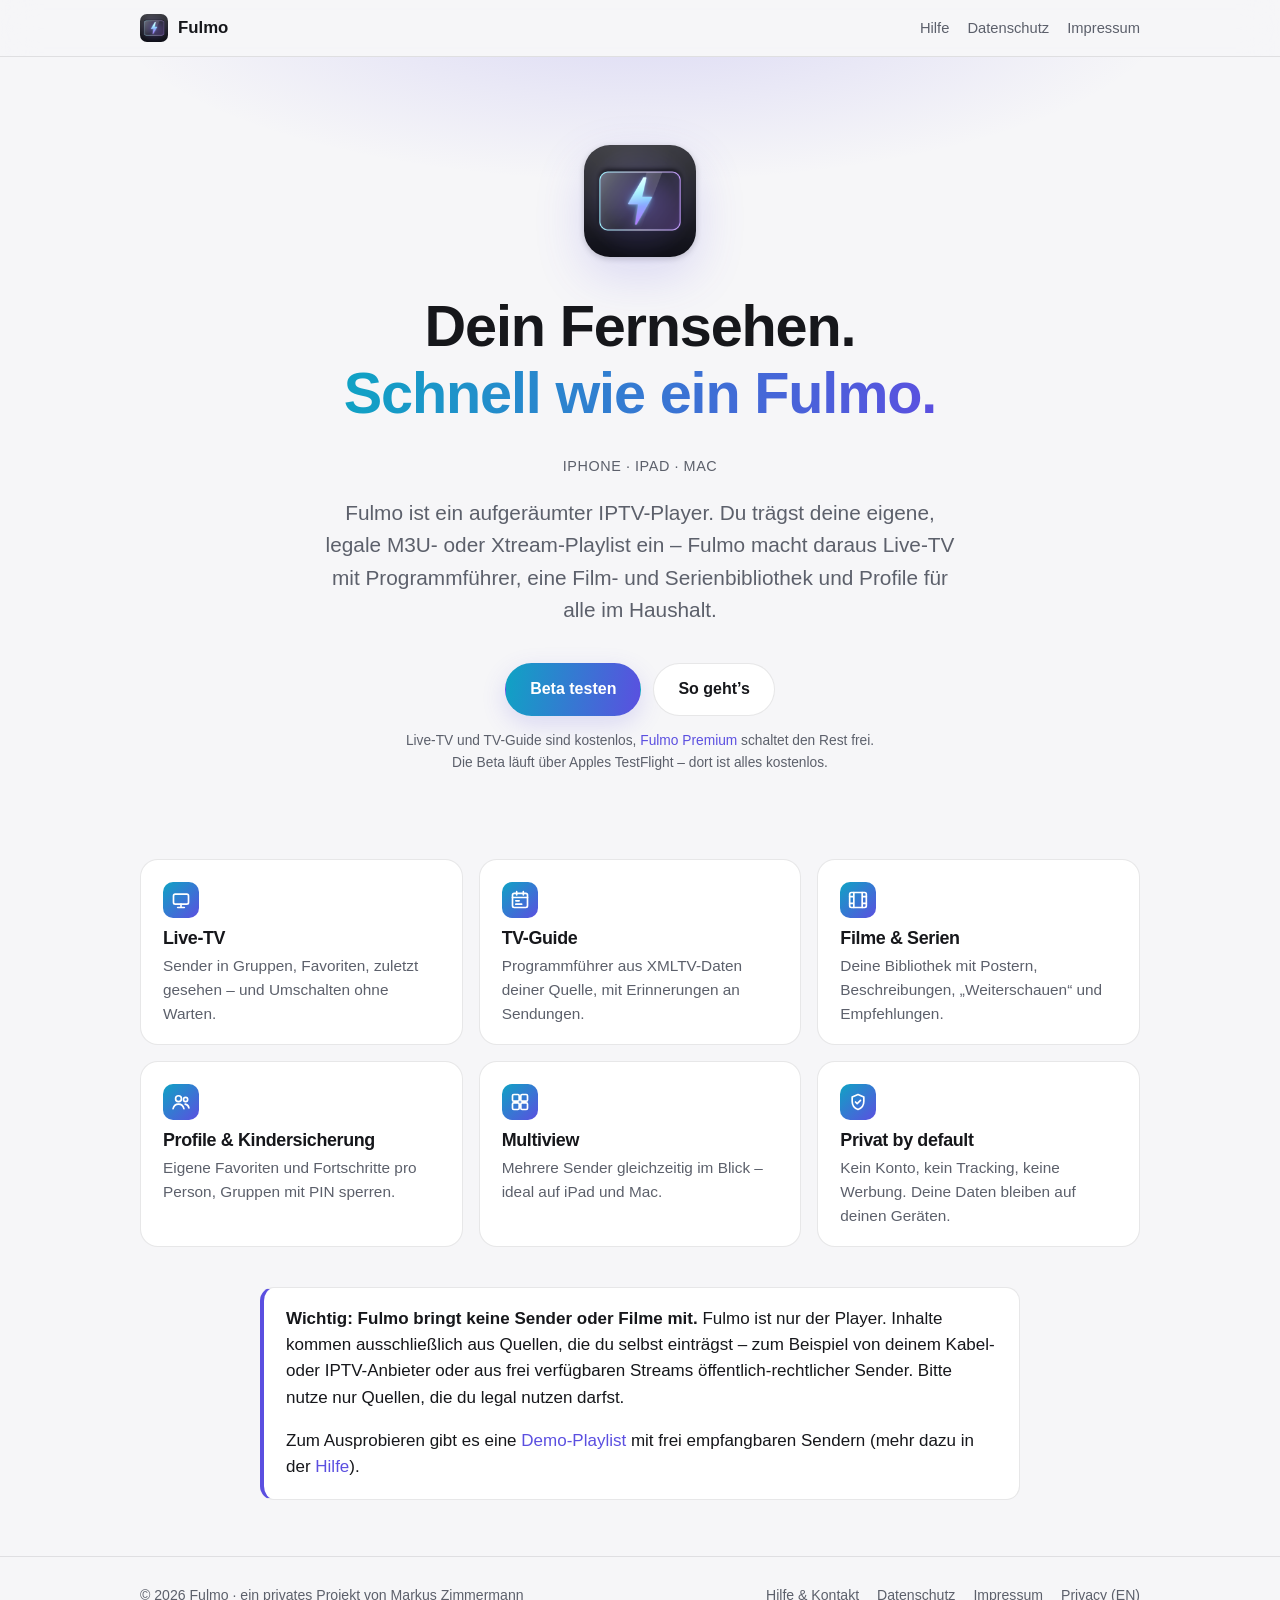
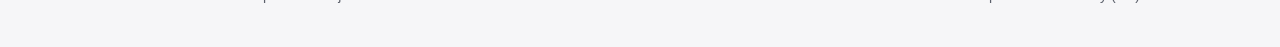
<file: index.html>
<!DOCTYPE html>
<html lang="de">
<head>
  <meta charset="utf-8">
  <meta name="viewport" content="width=device-width, initial-scale=1">
  <title>Fulmo – IPTV-Player für iPhone, iPad und Mac</title>
  <meta name="description" content="Fulmo ist ein schneller, aufgeräumter IPTV-Player für iPhone, iPad und Mac. Du bringst deine eigenen, legalen Playlists mit – Fulmo macht daraus Fernsehen.">
  <meta name="color-scheme" content="light dark">
  <link rel="icon" href="icon.png">
  <link rel="apple-touch-icon" href="icon.png">
  <link rel="stylesheet" href="style.css">
</head>
<body>
  <header class="site-header">
    <div class="wrap">
      <a class="brand" href="./"><img src="icon.png" alt="">Fulmo</a>
      <nav class="nav" aria-label="Hauptmenü">
        <a href="support.html">Hilfe</a>
        <a href="datenschutz.html">Datenschutz</a>
        <a class="hide-small" href="impressum.html">Impressum</a>
      </nav>
    </div>
  </header>

  <main>
    <section class="hero">
      <div class="wrap">
        <img class="hero-icon" src="icon.png" alt="App-Symbol von Fulmo" width="112" height="112">
        <h1>Dein Fernsehen.<br><span class="gradient-text">Schnell wie ein Fulmo.</span></h1>
        <p class="platforms">iPhone · iPad · Mac</p>
        <p class="lead">Fulmo ist ein aufgeräumter IPTV-Player. Du trägst deine eigene, legale M3U- oder Xtream-Playlist ein – Fulmo macht daraus Live-TV mit Programmführer, eine Film- und Serienbibliothek und Profile für alle im Haushalt.</p>
        <div class="actions">
          <!-- TODO: echten TestFlight-Link eintragen -->
          <a class="btn btn-primary" href="https://testflight.apple.com/join/RC7H9XWT">Beta testen</a>
          <a class="btn btn-secondary" href="support.html">So geht’s</a>
        </div>
        <p class="note">Live-TV und TV-Guide sind kostenlos, <a href="support.html#premium">Fulmo Premium</a> schaltet den Rest frei.<br>Die Beta läuft über Apples TestFlight – dort ist alles kostenlos.</p>
      </div>
    </section>

    <section class="wrap">
      <div class="features">
        <div class="card">
          <div class="sym"><svg viewBox="0 0 24 24" fill="none" stroke="currentColor" stroke-width="2" stroke-linecap="round" stroke-linejoin="round" aria-hidden="true"><rect x="3" y="5" width="18" height="12" rx="2"/><path d="M8 21h8M12 17v4"/></svg></div>
          <h3>Live-TV</h3>
          <p>Sender in Gruppen, Favoriten, zuletzt gesehen – und Umschalten ohne Warten.</p>
        </div>
        <div class="card">
          <div class="sym"><svg viewBox="0 0 24 24" fill="none" stroke="currentColor" stroke-width="2" stroke-linecap="round" stroke-linejoin="round" aria-hidden="true"><rect x="3" y="4" width="18" height="17" rx="2"/><path d="M3 9h18M8 2v4M16 2v4M7 13h4M7 17h7"/></svg></div>
          <h3>TV-Guide</h3>
          <p>Programmführer aus XMLTV-Daten deiner Quelle, mit Erinnerungen an Sendungen.</p>
        </div>
        <div class="card">
          <div class="sym"><svg viewBox="0 0 24 24" fill="none" stroke="currentColor" stroke-width="2" stroke-linecap="round" stroke-linejoin="round" aria-hidden="true"><rect x="2" y="3" width="20" height="18" rx="2"/><path d="M7 3v18M17 3v18M2 8h5M2 16h5M17 8h5M17 16h5"/></svg></div>
          <h3>Filme &amp; Serien</h3>
          <p>Deine Bibliothek mit Postern, Beschreibungen, „Weiterschauen“ und Empfehlungen.</p>
        </div>
        <div class="card">
          <div class="sym"><svg viewBox="0 0 24 24" fill="none" stroke="currentColor" stroke-width="2" stroke-linecap="round" stroke-linejoin="round" aria-hidden="true"><circle cx="9" cy="8" r="3.5"/><path d="M2.5 20c.8-3.5 3.4-5.5 6.5-5.5s5.7 2 6.5 5.5"/><circle cx="17.5" cy="9" r="2.5"/><path d="M17 14.5c2.3.2 3.9 1.8 4.5 4.5"/></svg></div>
          <h3>Profile &amp; Kindersicherung</h3>
          <p>Eigene Favoriten und Fortschritte pro Person, Gruppen mit PIN sperren.</p>
        </div>
        <div class="card">
          <div class="sym"><svg viewBox="0 0 24 24" fill="none" stroke="currentColor" stroke-width="2" stroke-linecap="round" stroke-linejoin="round" aria-hidden="true"><rect x="3" y="3" width="8" height="8" rx="1.5"/><rect x="13" y="3" width="8" height="8" rx="1.5"/><rect x="3" y="13" width="8" height="8" rx="1.5"/><rect x="13" y="13" width="8" height="8" rx="1.5"/></svg></div>
          <h3>Multiview</h3>
          <p>Mehrere Sender gleichzeitig im Blick – ideal auf iPad und Mac.</p>
        </div>
        <div class="card">
          <div class="sym"><svg viewBox="0 0 24 24" fill="none" stroke="currentColor" stroke-width="2" stroke-linecap="round" stroke-linejoin="round" aria-hidden="true"><path d="M12 3l7 3v5c0 4.5-3 8.5-7 10-4-1.5-7-5.5-7-10V6z"/><path d="M9 12l2 2 4-4"/></svg></div>
          <h3>Privat by default</h3>
          <p>Kein Konto, kein Tracking, keine Werbung. Deine Daten bleiben auf deinen Geräten.</p>
        </div>
      </div>

      <div class="callout narrow" style="margin: 0 auto 56px;">
        <p><strong>Wichtig: Fulmo bringt keine Sender oder Filme mit.</strong> Fulmo ist nur der Player. Inhalte kommen ausschließlich aus Quellen, die du selbst einträgst – zum Beispiel von deinem Kabel- oder IPTV-Anbieter oder aus frei verfügbaren Streams öffentlich-rechtlicher Sender. Bitte nutze nur Quellen, die du legal nutzen darfst.</p>
        <p>Zum Ausprobieren gibt es eine <a href="demo.m3u">Demo-Playlist</a> mit frei empfangbaren Sendern (mehr dazu in der <a href="support.html#demo">Hilfe</a>).</p>
      </div>
    </section>
  </main>

  <footer class="site-footer">
    <div class="wrap">
      <span>© 2026 Fulmo · ein privates Projekt von Markus Zimmermann</span>
      <nav aria-label="Rechtliches">
        <a href="support.html">Hilfe &amp; Kontakt</a>
        <a href="datenschutz.html">Datenschutz</a>
        <a href="impressum.html">Impressum</a>
        <a href="datenschutz.html#en">Privacy (EN)</a>
      </nav>
    </div>
  </footer>
</body>
</html>
</file>
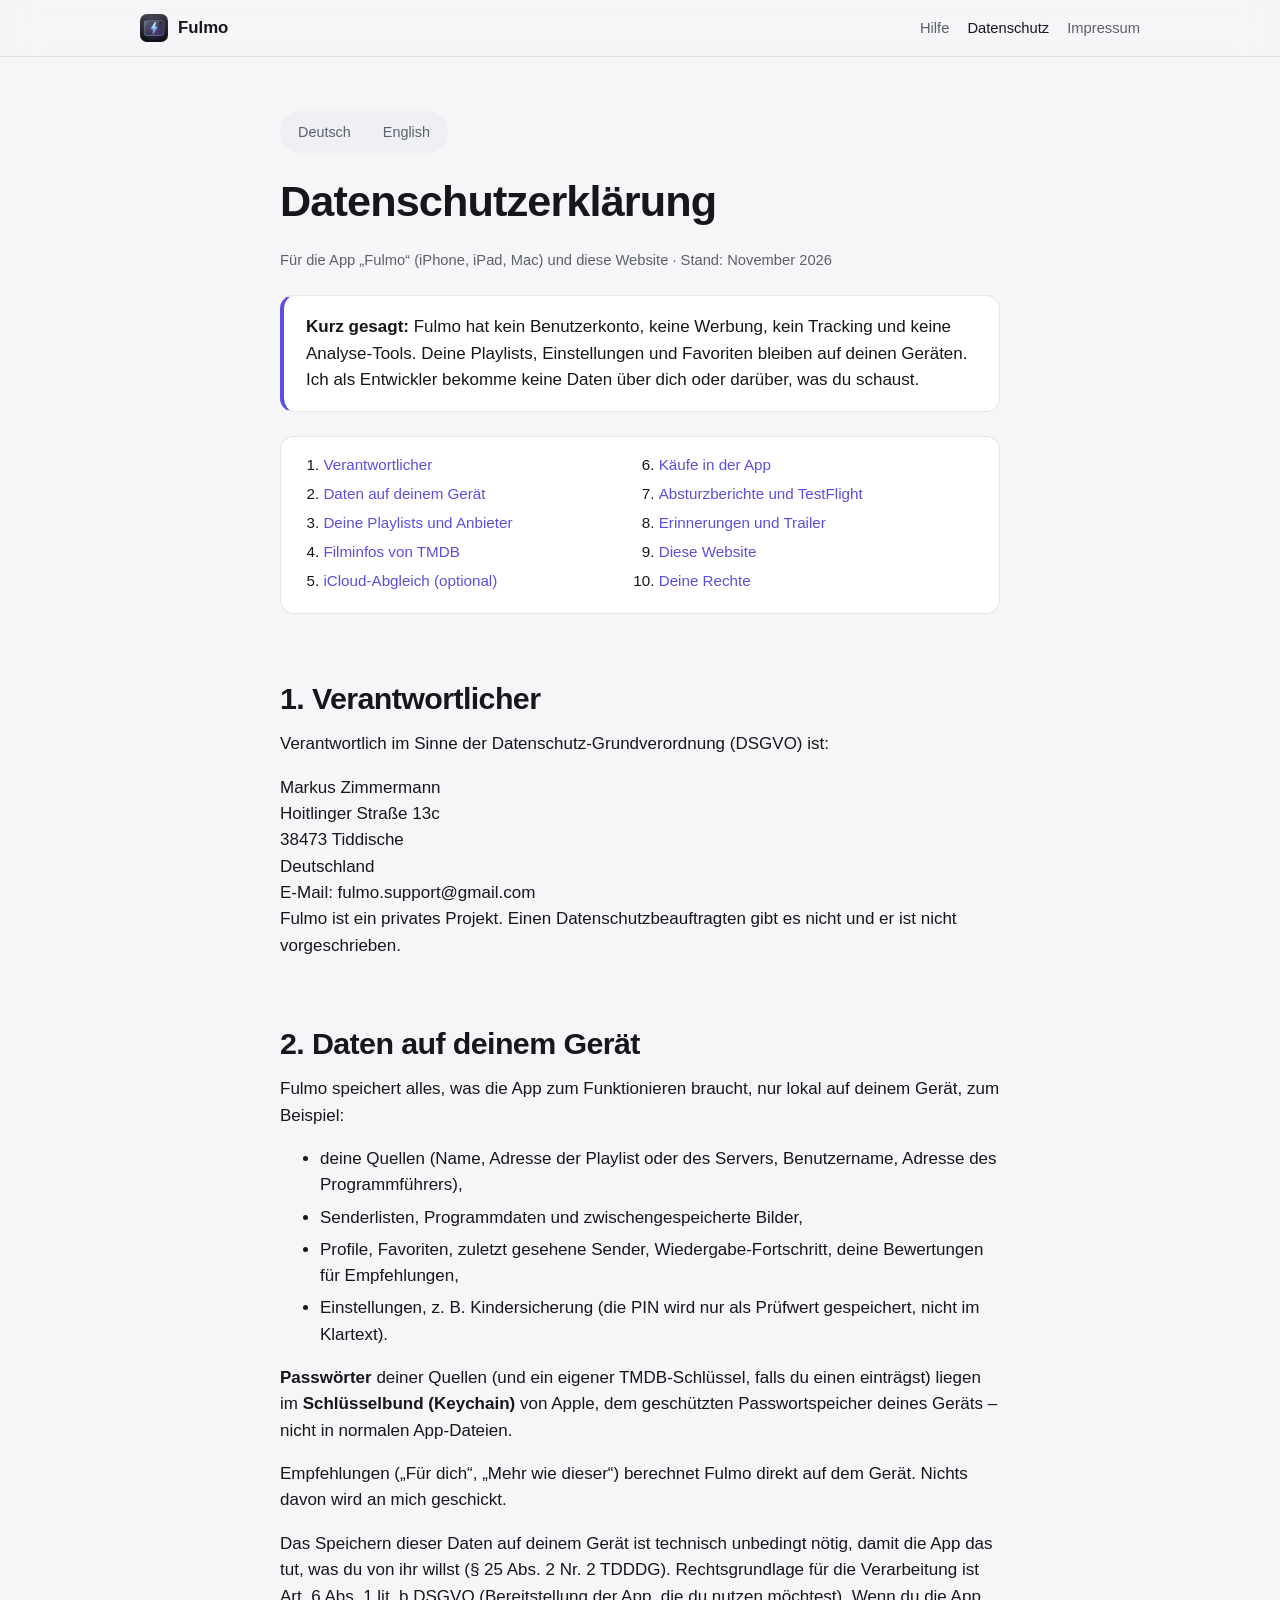
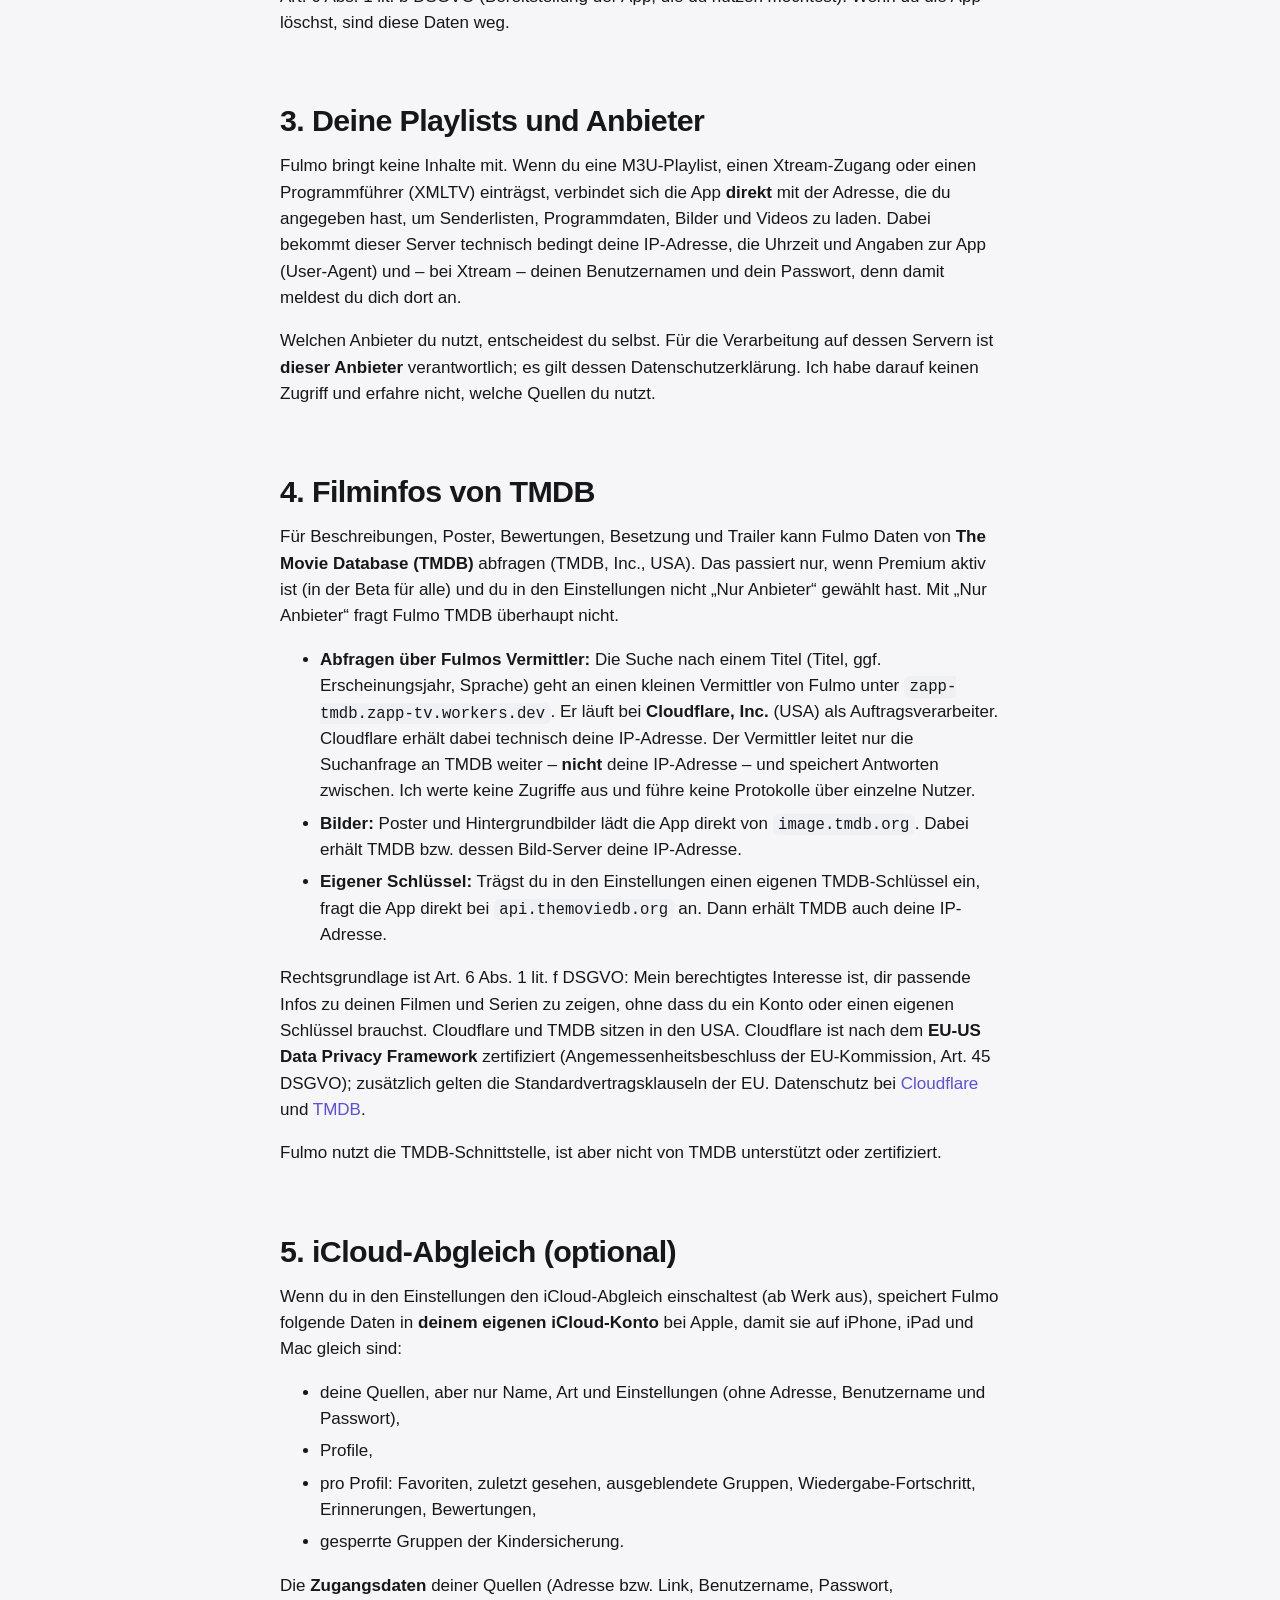
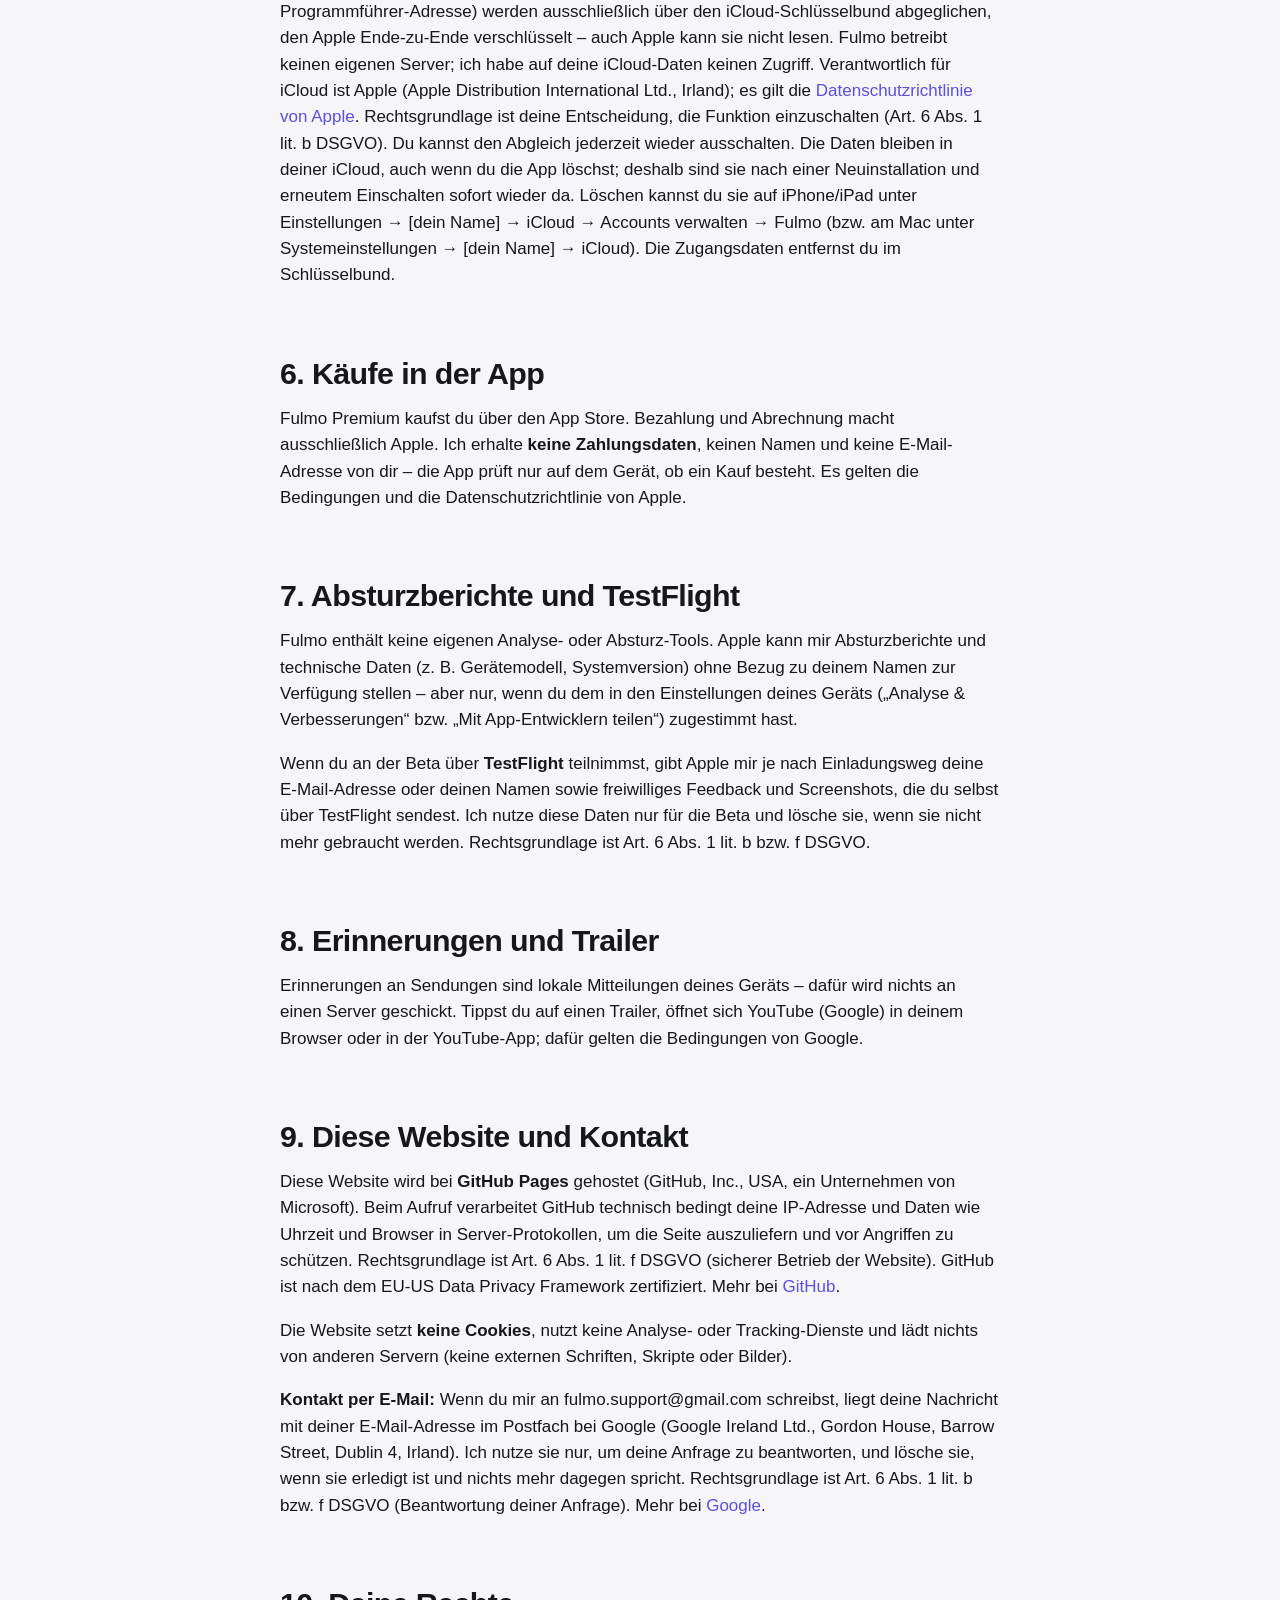
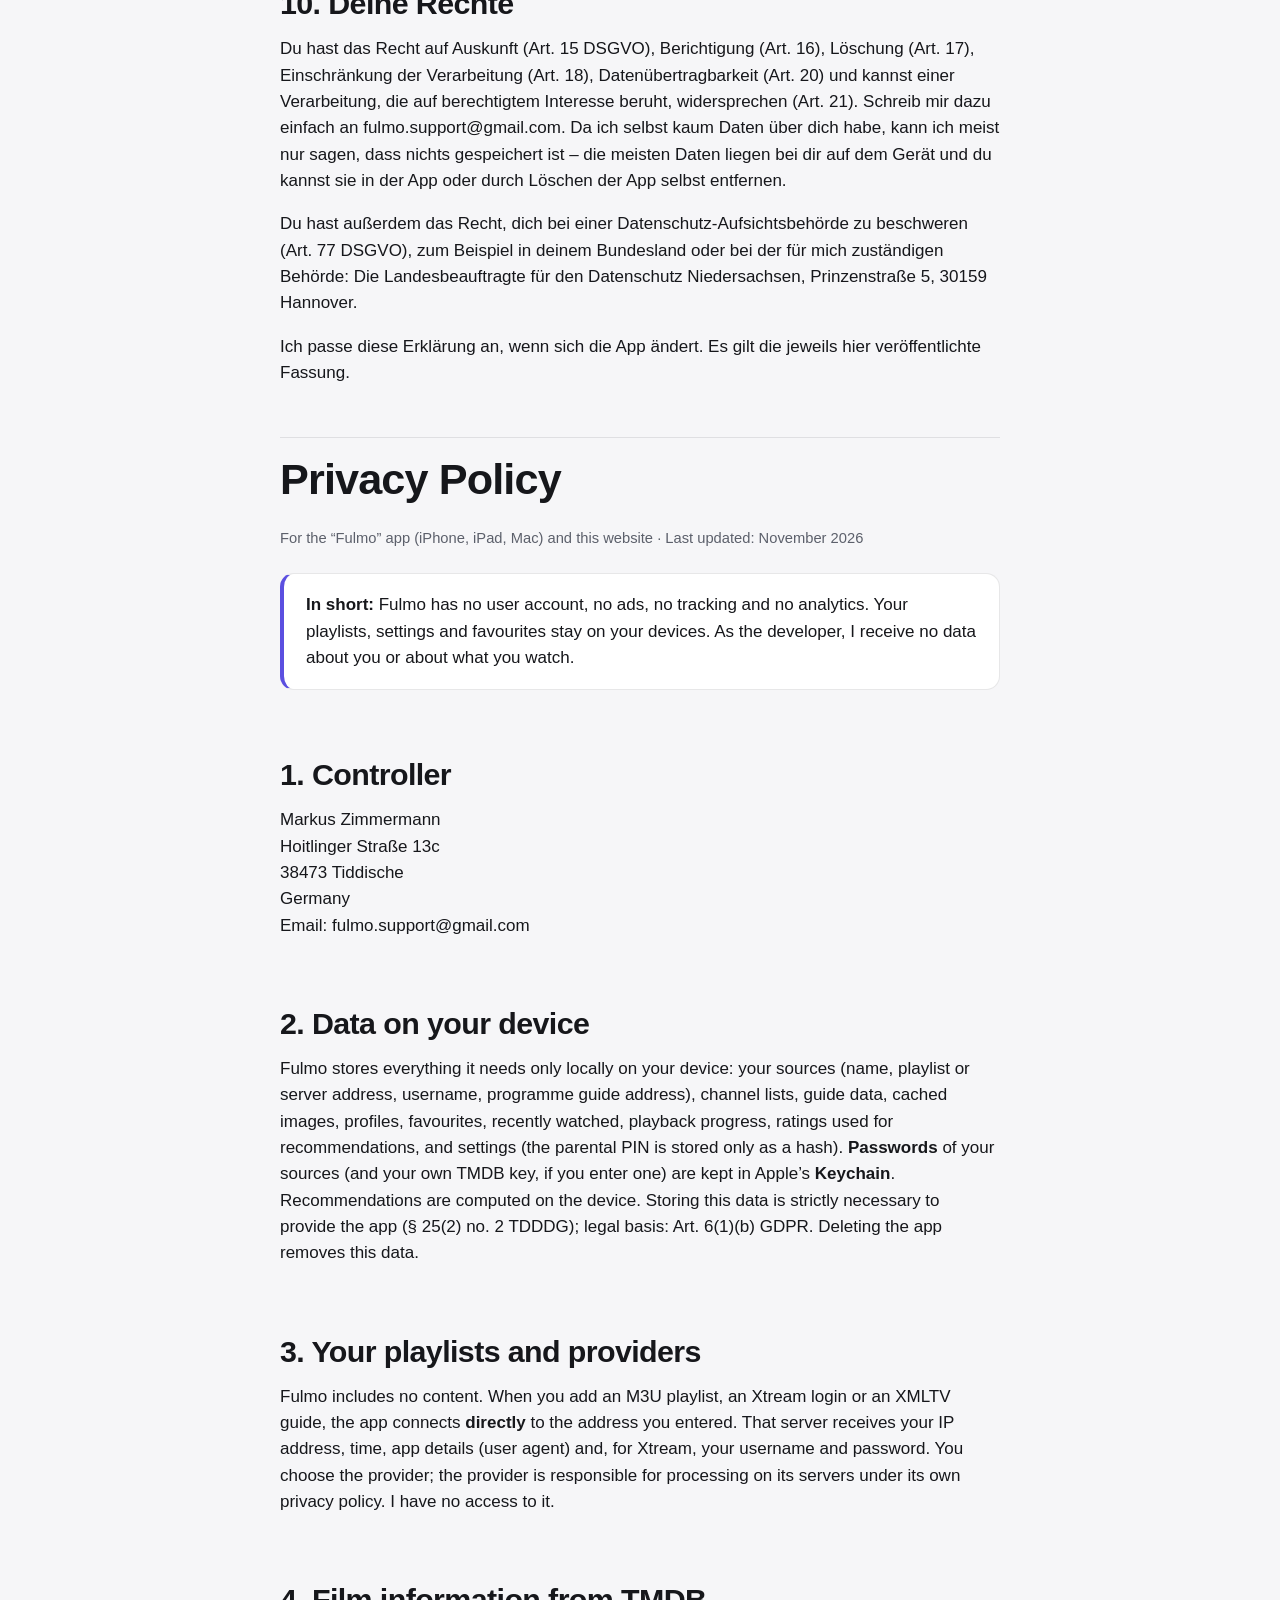
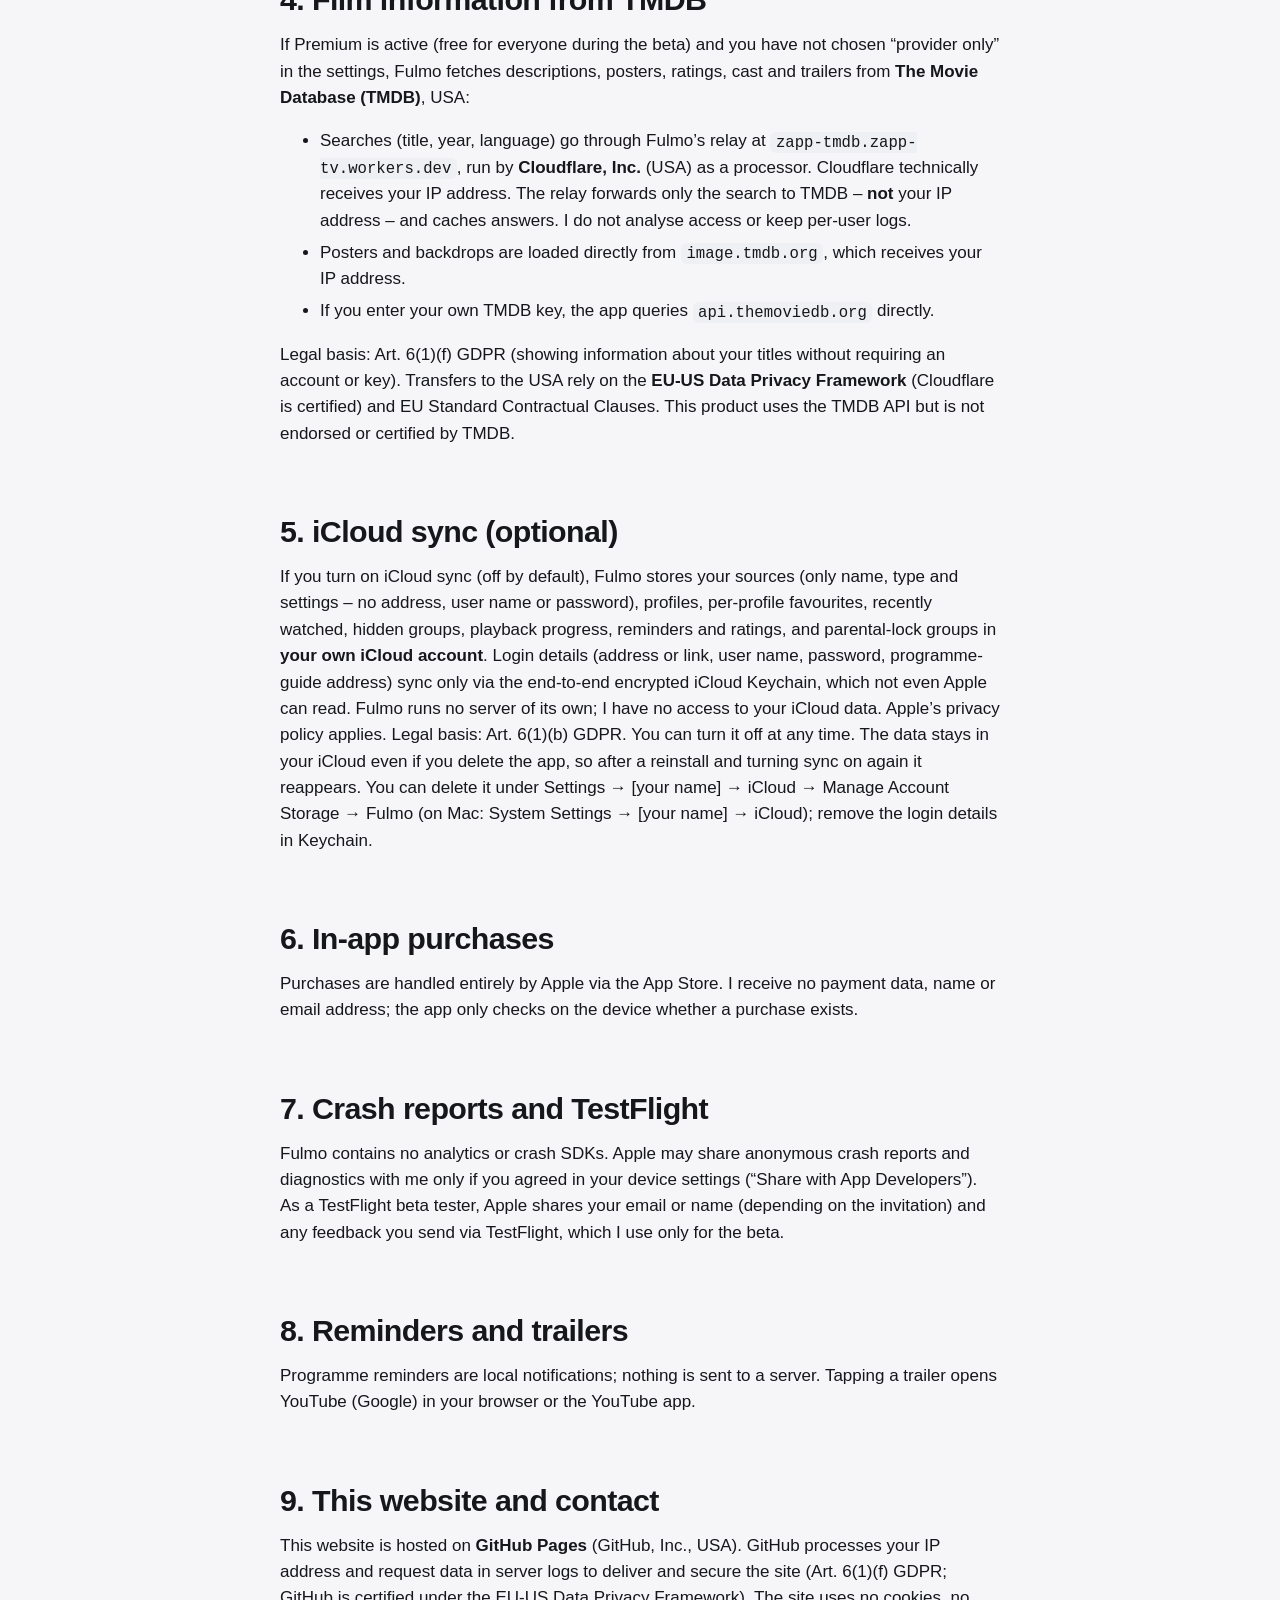
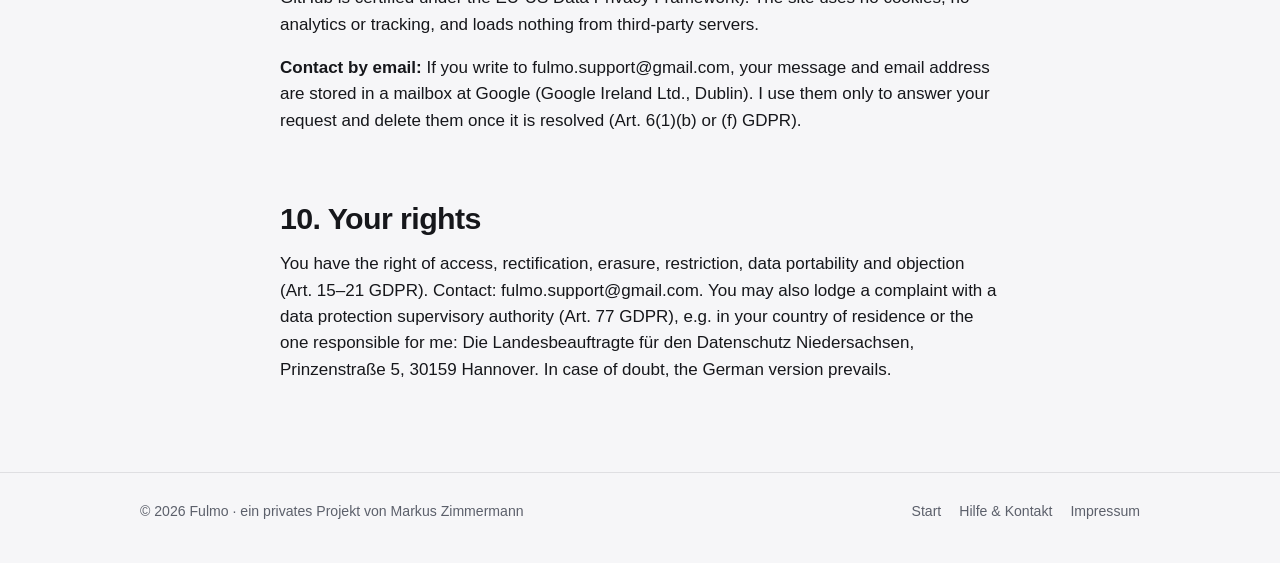
<file: datenschutz.html>
<!DOCTYPE html>
<html lang="de">
<head>
  <meta charset="utf-8">
  <meta name="viewport" content="width=device-width, initial-scale=1">
  <title>Datenschutz – Fulmo</title>
  <meta name="description" content="Datenschutzerklärung für die App Fulmo und diese Website. Privacy policy for the Fulmo app and this website.">
  <meta name="color-scheme" content="light dark">
  <link rel="icon" href="icon.png">
  <link rel="apple-touch-icon" href="icon.png">
  <link rel="stylesheet" href="style.css">
</head>
<body>
  <header class="site-header">
    <div class="wrap">
      <a class="brand" href="./"><img src="icon.png" alt="">Fulmo</a>
      <nav class="nav" aria-label="Hauptmenü">
        <a href="support.html">Hilfe</a>
        <a href="datenschutz.html" aria-current="page">Datenschutz</a>
        <a class="hide-small" href="impressum.html">Impressum</a>
      </nav>
    </div>
  </header>

  <main class="page">
    <div class="wrap narrow">
      <div class="lang-switch" role="navigation" aria-label="Sprache / Language">
        <a href="#de" hreflang="de">Deutsch</a>
        <a href="#en" hreflang="en">English</a>
      </div>

      <!-- ===================== DEUTSCH ===================== -->
      <section id="de" lang="de">
        <h1>Datenschutzerklärung</h1>
        <p class="meta">Für die App „Fulmo“ (iPhone, iPad, Mac) und diese Website · Stand: November 2026</p>

        <div class="callout">
          <p><strong>Kurz gesagt:</strong> Fulmo hat kein Benutzerkonto, keine Werbung, kein Tracking und keine Analyse-Tools. Deine Playlists, Einstellungen und Favoriten bleiben auf deinen Geräten. Ich als Entwickler bekomme keine Daten über dich oder darüber, was du schaust.</p>
        </div>

        <nav class="toc" aria-label="Inhalt">
          <ol>
            <li><a href="#de-verantwortlich">Verantwortlicher</a></li>
            <li><a href="#de-geraet">Daten auf deinem Gerät</a></li>
            <li><a href="#de-quellen">Deine Playlists und Anbieter</a></li>
            <li><a href="#de-tmdb">Filminfos von TMDB</a></li>
            <li><a href="#de-icloud">iCloud-Abgleich (optional)</a></li>
            <li><a href="#de-kauf">Käufe in der App</a></li>
            <li><a href="#de-absturz">Absturzberichte und TestFlight</a></li>
            <li><a href="#de-sonstiges">Erinnerungen und Trailer</a></li>
            <li><a href="#de-website">Diese Website</a></li>
            <li><a href="#de-rechte">Deine Rechte</a></li>
          </ol>
        </nav>

        <h2 id="de-verantwortlich">1. Verantwortlicher</h2>
        <p>Verantwortlich im Sinne der Datenschutz-Grundverordnung (DSGVO) ist:</p>
        <address>
          Markus Zimmermann<br>
          Hoitlinger Straße 13c<br>
          38473 Tiddische<br>
          Deutschland<br>
          E-Mail: fulmo.support@gmail.com
        </address>
        <p>Fulmo ist ein privates Projekt. Einen Datenschutzbeauftragten gibt es nicht und er ist nicht vorgeschrieben.</p>

        <h2 id="de-geraet">2. Daten auf deinem Gerät</h2>
        <p>Fulmo speichert alles, was die App zum Funktionieren braucht, nur lokal auf deinem Gerät, zum Beispiel:</p>
        <ul>
          <li>deine Quellen (Name, Adresse der Playlist oder des Servers, Benutzername, Adresse des Programmführers),</li>
          <li>Senderlisten, Programmdaten und zwischengespeicherte Bilder,</li>
          <li>Profile, Favoriten, zuletzt gesehene Sender, Wiedergabe-Fortschritt, deine Bewertungen für Empfehlungen,</li>
          <li>Einstellungen, z. B. Kindersicherung (die PIN wird nur als Prüfwert gespeichert, nicht im Klartext).</li>
        </ul>
        <p><strong>Passwörter</strong> deiner Quellen (und ein eigener TMDB-Schlüssel, falls du einen einträgst) liegen im <strong>Schlüsselbund (Keychain)</strong> von Apple, dem geschützten Passwortspeicher deines Geräts – nicht in normalen App-Dateien.</p>
        <p>Empfehlungen („Für dich“, „Mehr wie dieser“) berechnet Fulmo direkt auf dem Gerät. Nichts davon wird an mich geschickt.</p>
        <p>Das Speichern dieser Daten auf deinem Gerät ist technisch unbedingt nötig, damit die App das tut, was du von ihr willst (§ 25 Abs. 2 Nr. 2 TDDDG). Rechtsgrundlage für die Verarbeitung ist Art. 6 Abs. 1 lit. b DSGVO (Bereitstellung der App, die du nutzen möchtest). Wenn du die App löschst, sind diese Daten weg.</p>

        <h2 id="de-quellen">3. Deine Playlists und Anbieter</h2>
        <p>Fulmo bringt keine Inhalte mit. Wenn du eine M3U-Playlist, einen Xtream-Zugang oder einen Programmführer (XMLTV) einträgst, verbindet sich die App <strong>direkt</strong> mit der Adresse, die du angegeben hast, um Senderlisten, Programmdaten, Bilder und Videos zu laden. Dabei bekommt dieser Server technisch bedingt deine IP-Adresse, die Uhrzeit und Angaben zur App (User-Agent) und – bei Xtream – deinen Benutzernamen und dein Passwort, denn damit meldest du dich dort an.</p>
        <p>Welchen Anbieter du nutzt, entscheidest du selbst. Für die Verarbeitung auf dessen Servern ist <strong>dieser Anbieter</strong> verantwortlich; es gilt dessen Datenschutzerklärung. Ich habe darauf keinen Zugriff und erfahre nicht, welche Quellen du nutzt.</p>

        <h2 id="de-tmdb">4. Filminfos von TMDB</h2>
        <p>Für Beschreibungen, Poster, Bewertungen, Besetzung und Trailer kann Fulmo Daten von <strong>The Movie Database (TMDB)</strong> abfragen (TMDB, Inc., USA). Das passiert nur, wenn Premium aktiv ist (in der Beta für alle) und du in den Einstellungen nicht „Nur Anbieter“ gewählt hast. Mit „Nur Anbieter“ fragt Fulmo TMDB überhaupt nicht.</p>
        <ul>
          <li><strong>Abfragen über Fulmos Vermittler:</strong> Die Suche nach einem Titel (Titel, ggf. Erscheinungsjahr, Sprache) geht an einen kleinen Vermittler von Fulmo unter <code>zapp-tmdb.zapp-tv.workers.dev</code>. Er läuft bei <strong>Cloudflare, Inc.</strong> (USA) als Auftragsverarbeiter. Cloudflare erhält dabei technisch deine IP-Adresse. Der Vermittler leitet nur die Suchanfrage an TMDB weiter – <strong>nicht</strong> deine IP-Adresse – und speichert Antworten zwischen. Ich werte keine Zugriffe aus und führe keine Protokolle über einzelne Nutzer.</li>
          <li><strong>Bilder:</strong> Poster und Hintergrundbilder lädt die App direkt von <code>image.tmdb.org</code>. Dabei erhält TMDB bzw. dessen Bild-Server deine IP-Adresse.</li>
          <li><strong>Eigener Schlüssel:</strong> Trägst du in den Einstellungen einen eigenen TMDB-Schlüssel ein, fragt die App direkt bei <code>api.themoviedb.org</code> an. Dann erhält TMDB auch deine IP-Adresse.</li>
        </ul>
        <p>Rechtsgrundlage ist Art. 6 Abs. 1 lit. f DSGVO: Mein berechtigtes Interesse ist, dir passende Infos zu deinen Filmen und Serien zu zeigen, ohne dass du ein Konto oder einen eigenen Schlüssel brauchst. Cloudflare und TMDB sitzen in den USA. Cloudflare ist nach dem <strong>EU-US Data Privacy Framework</strong> zertifiziert (Angemessenheitsbeschluss der EU-Kommission, Art. 45 DSGVO); zusätzlich gelten die Standardvertragsklauseln der EU. Datenschutz bei <a href="https://www.cloudflare.com/de-de/privacypolicy/" rel="noopener">Cloudflare</a> und <a href="https://www.themoviedb.org/privacy-policy" rel="noopener">TMDB</a>.</p>
        <p>Fulmo nutzt die TMDB-Schnittstelle, ist aber nicht von TMDB unterstützt oder zertifiziert.</p>

        <h2 id="de-icloud">5. iCloud-Abgleich (optional)</h2>
        <p>Wenn du in den Einstellungen den iCloud-Abgleich einschaltest (ab Werk aus), speichert Fulmo folgende Daten in <strong>deinem eigenen iCloud-Konto</strong> bei Apple, damit sie auf iPhone, iPad und Mac gleich sind:</p>
        <ul>
          <li>deine Quellen, aber nur Name, Art und Einstellungen (ohne Adresse, Benutzername und Passwort),</li>
          <li>Profile,</li>
          <li>pro Profil: Favoriten, zuletzt gesehen, ausgeblendete Gruppen, Wiedergabe-Fortschritt, Erinnerungen, Bewertungen,</li>
          <li>gesperrte Gruppen der Kindersicherung.</li>
        </ul>
        <p>Die <strong>Zugangsdaten</strong> deiner Quellen (Adresse bzw. Link, Benutzername, Passwort, Programmführer-Adresse) werden ausschließlich über den iCloud-Schlüsselbund abgeglichen, den Apple Ende-zu-Ende verschlüsselt – auch Apple kann sie nicht lesen. Fulmo betreibt keinen eigenen Server; ich habe auf deine iCloud-Daten keinen Zugriff. Verantwortlich für iCloud ist Apple (Apple Distribution International Ltd., Irland); es gilt die <a href="https://www.apple.com/de/legal/privacy/" rel="noopener">Datenschutzrichtlinie von Apple</a>. Rechtsgrundlage ist deine Entscheidung, die Funktion einzuschalten (Art. 6 Abs. 1 lit. b DSGVO). Du kannst den Abgleich jederzeit wieder ausschalten. Die Daten bleiben in deiner iCloud, auch wenn du die App löschst; deshalb sind sie nach einer Neuinstallation und erneutem Einschalten sofort wieder da. Löschen kannst du sie auf iPhone/iPad unter Einstellungen → [dein Name] → iCloud → Accounts verwalten → Fulmo (bzw. am Mac unter Systemeinstellungen → [dein Name] → iCloud). Die Zugangsdaten entfernst du im Schlüsselbund.</p>

        <h2 id="de-kauf">6. Käufe in der App</h2>
        <p>Fulmo Premium kaufst du über den App Store. Bezahlung und Abrechnung macht ausschließlich Apple. Ich erhalte <strong>keine Zahlungsdaten</strong>, keinen Namen und keine E-Mail-Adresse von dir – die App prüft nur auf dem Gerät, ob ein Kauf besteht. Es gelten die Bedingungen und die Datenschutzrichtlinie von Apple.</p>

        <h2 id="de-absturz">7. Absturzberichte und TestFlight</h2>
        <p>Fulmo enthält keine eigenen Analyse- oder Absturz-Tools. Apple kann mir Absturzberichte und technische Daten (z. B. Gerätemodell, Systemversion) ohne Bezug zu deinem Namen zur Verfügung stellen – aber nur, wenn du dem in den Einstellungen deines Geräts („Analyse &amp; Verbesserungen“ bzw. „Mit App-Entwicklern teilen“) zugestimmt hast.</p>
        <p>Wenn du an der Beta über <strong>TestFlight</strong> teilnimmst, gibt Apple mir je nach Einladungsweg deine E-Mail-Adresse oder deinen Namen sowie freiwilliges Feedback und Screenshots, die du selbst über TestFlight sendest. Ich nutze diese Daten nur für die Beta und lösche sie, wenn sie nicht mehr gebraucht werden. Rechtsgrundlage ist Art. 6 Abs. 1 lit. b bzw. f DSGVO.</p>

        <h2 id="de-sonstiges">8. Erinnerungen und Trailer</h2>
        <p>Erinnerungen an Sendungen sind lokale Mitteilungen deines Geräts – dafür wird nichts an einen Server geschickt. Tippst du auf einen Trailer, öffnet sich YouTube (Google) in deinem Browser oder in der YouTube-App; dafür gelten die Bedingungen von Google.</p>

        <h2 id="de-website">9. Diese Website und Kontakt</h2>
        <p>Diese Website wird bei <strong>GitHub Pages</strong> gehostet (GitHub, Inc., USA, ein Unternehmen von Microsoft). Beim Aufruf verarbeitet GitHub technisch bedingt deine IP-Adresse und Daten wie Uhrzeit und Browser in Server-Protokollen, um die Seite auszuliefern und vor Angriffen zu schützen. Rechtsgrundlage ist Art. 6 Abs. 1 lit. f DSGVO (sicherer Betrieb der Website). GitHub ist nach dem EU-US Data Privacy Framework zertifiziert. Mehr bei <a href="https://docs.github.com/de/site-policy/privacy-policies/github-general-privacy-statement" rel="noopener">GitHub</a>.</p>
        <p>Die Website setzt <strong>keine Cookies</strong>, nutzt keine Analyse- oder Tracking-Dienste und lädt nichts von anderen Servern (keine externen Schriften, Skripte oder Bilder).</p>
        <p><strong>Kontakt per E-Mail:</strong> Wenn du mir an fulmo.support@gmail.com schreibst, liegt deine Nachricht mit deiner E-Mail-Adresse im Postfach bei Google (Google Ireland Ltd., Gordon House, Barrow Street, Dublin 4, Irland). Ich nutze sie nur, um deine Anfrage zu beantworten, und lösche sie, wenn sie erledigt ist und nichts mehr dagegen spricht. Rechtsgrundlage ist Art. 6 Abs. 1 lit. b bzw. f DSGVO (Beantwortung deiner Anfrage). Mehr bei <a href="https://policies.google.com/privacy?hl=de" rel="noopener">Google</a>.</p>

        <h2 id="de-rechte">10. Deine Rechte</h2>
        <p>Du hast das Recht auf Auskunft (Art. 15 DSGVO), Berichtigung (Art. 16), Löschung (Art. 17), Einschränkung der Verarbeitung (Art. 18), Datenübertragbarkeit (Art. 20) und kannst einer Verarbeitung, die auf berechtigtem Interesse beruht, widersprechen (Art. 21). Schreib mir dazu einfach an fulmo.support@gmail.com. Da ich selbst kaum Daten über dich habe, kann ich meist nur sagen, dass nichts gespeichert ist – die meisten Daten liegen bei dir auf dem Gerät und du kannst sie in der App oder durch Löschen der App selbst entfernen.</p>
        <p>Du hast außerdem das Recht, dich bei einer Datenschutz-Aufsichtsbehörde zu beschweren (Art. 77 DSGVO), zum Beispiel in deinem Bundesland oder bei der für mich zuständigen Behörde: Die Landesbeauftragte für den Datenschutz Niedersachsen, Prinzenstraße 5, 30159 Hannover.</p>
        <p>Ich passe diese Erklärung an, wenn sich die App ändert. Es gilt die jeweils hier veröffentlichte Fassung.</p>
      </section>

      <!-- ===================== ENGLISH ===================== -->
      <section id="en" lang="en">
        <h1>Privacy Policy</h1>
        <p class="meta">For the “Fulmo” app (iPhone, iPad, Mac) and this website · Last updated: November 2026</p>

        <div class="callout">
          <p><strong>In short:</strong> Fulmo has no user account, no ads, no tracking and no analytics. Your playlists, settings and favourites stay on your devices. As the developer, I receive no data about you or about what you watch.</p>
        </div>

        <h2>1. Controller</h2>
        <address>
          Markus Zimmermann<br>
          Hoitlinger Straße 13c<br>
          38473 Tiddische<br>
          Germany<br>
          Email: fulmo.support@gmail.com
        </address>

        <h2>2. Data on your device</h2>
        <p>Fulmo stores everything it needs only locally on your device: your sources (name, playlist or server address, username, programme guide address), channel lists, guide data, cached images, profiles, favourites, recently watched, playback progress, ratings used for recommendations, and settings (the parental PIN is stored only as a hash). <strong>Passwords</strong> of your sources (and your own TMDB key, if you enter one) are kept in Apple’s <strong>Keychain</strong>. Recommendations are computed on the device. Storing this data is strictly necessary to provide the app (§ 25(2) no. 2 TDDDG); legal basis: Art. 6(1)(b) GDPR. Deleting the app removes this data.</p>

        <h2>3. Your playlists and providers</h2>
        <p>Fulmo includes no content. When you add an M3U playlist, an Xtream login or an XMLTV guide, the app connects <strong>directly</strong> to the address you entered. That server receives your IP address, time, app details (user agent) and, for Xtream, your username and password. You choose the provider; the provider is responsible for processing on its servers under its own privacy policy. I have no access to it.</p>

        <h2>4. Film information from TMDB</h2>
        <p>If Premium is active (free for everyone during the beta) and you have not chosen “provider only” in the settings, Fulmo fetches descriptions, posters, ratings, cast and trailers from <strong>The Movie Database (TMDB)</strong>, USA:</p>
        <ul>
          <li>Searches (title, year, language) go through Fulmo’s relay at <code>zapp-tmdb.zapp-tv.workers.dev</code>, run by <strong>Cloudflare, Inc.</strong> (USA) as a processor. Cloudflare technically receives your IP address. The relay forwards only the search to TMDB – <strong>not</strong> your IP address – and caches answers. I do not analyse access or keep per-user logs.</li>
          <li>Posters and backdrops are loaded directly from <code>image.tmdb.org</code>, which receives your IP address.</li>
          <li>If you enter your own TMDB key, the app queries <code>api.themoviedb.org</code> directly.</li>
        </ul>
        <p>Legal basis: Art. 6(1)(f) GDPR (showing information about your titles without requiring an account or key). Transfers to the USA rely on the <strong>EU-US Data Privacy Framework</strong> (Cloudflare is certified) and EU Standard Contractual Clauses. This product uses the TMDB API but is not endorsed or certified by TMDB.</p>

        <h2>5. iCloud sync (optional)</h2>
        <p>If you turn on iCloud sync (off by default), Fulmo stores your sources (only name, type and settings – no address, user name or password), profiles, per-profile favourites, recently watched, hidden groups, playback progress, reminders and ratings, and parental-lock groups in <strong>your own iCloud account</strong>. Login details (address or link, user name, password, programme-guide address) sync only via the end-to-end encrypted iCloud Keychain, which not even Apple can read. Fulmo runs no server of its own; I have no access to your iCloud data. Apple’s privacy policy applies. Legal basis: Art. 6(1)(b) GDPR. You can turn it off at any time. The data stays in your iCloud even if you delete the app, so after a reinstall and turning sync on again it reappears. You can delete it under Settings → [your name] → iCloud → Manage Account Storage → Fulmo (on Mac: System Settings → [your name] → iCloud); remove the login details in Keychain.</p>

        <h2>6. In-app purchases</h2>
        <p>Purchases are handled entirely by Apple via the App Store. I receive no payment data, name or email address; the app only checks on the device whether a purchase exists.</p>

        <h2>7. Crash reports and TestFlight</h2>
        <p>Fulmo contains no analytics or crash SDKs. Apple may share anonymous crash reports and diagnostics with me only if you agreed in your device settings (“Share with App Developers”). As a TestFlight beta tester, Apple shares your email or name (depending on the invitation) and any feedback you send via TestFlight, which I use only for the beta.</p>

        <h2>8. Reminders and trailers</h2>
        <p>Programme reminders are local notifications; nothing is sent to a server. Tapping a trailer opens YouTube (Google) in your browser or the YouTube app.</p>

        <h2>9. This website and contact</h2>
        <p>This website is hosted on <strong>GitHub Pages</strong> (GitHub, Inc., USA). GitHub processes your IP address and request data in server logs to deliver and secure the site (Art. 6(1)(f) GDPR; GitHub is certified under the EU-US Data Privacy Framework). The site uses no cookies, no analytics or tracking, and loads nothing from third-party servers.</p>
        <p><strong>Contact by email:</strong> If you write to fulmo.support@gmail.com, your message and email address are stored in a mailbox at Google (Google Ireland Ltd., Dublin). I use them only to answer your request and delete them once it is resolved (Art. 6(1)(b) or (f) GDPR).</p>

        <h2>10. Your rights</h2>
        <p>You have the right of access, rectification, erasure, restriction, data portability and objection (Art. 15–21 GDPR). Contact: fulmo.support@gmail.com. You may also lodge a complaint with a data protection supervisory authority (Art. 77 GDPR), e.g. in your country of residence or the one responsible for me: Die Landesbeauftragte für den Datenschutz Niedersachsen, Prinzenstraße 5, 30159 Hannover. In case of doubt, the German version prevails.</p>
      </section>
    </div>
  </main>

  <footer class="site-footer">
    <div class="wrap">
      <span>© 2026 Fulmo · ein privates Projekt von Markus Zimmermann</span>
      <nav aria-label="Rechtliches">
        <a href="./">Start</a>
        <a href="support.html">Hilfe &amp; Kontakt</a>
        <a href="impressum.html">Impressum</a>
      </nav>
    </div>
  </footer>
</body>
</html>
</file>
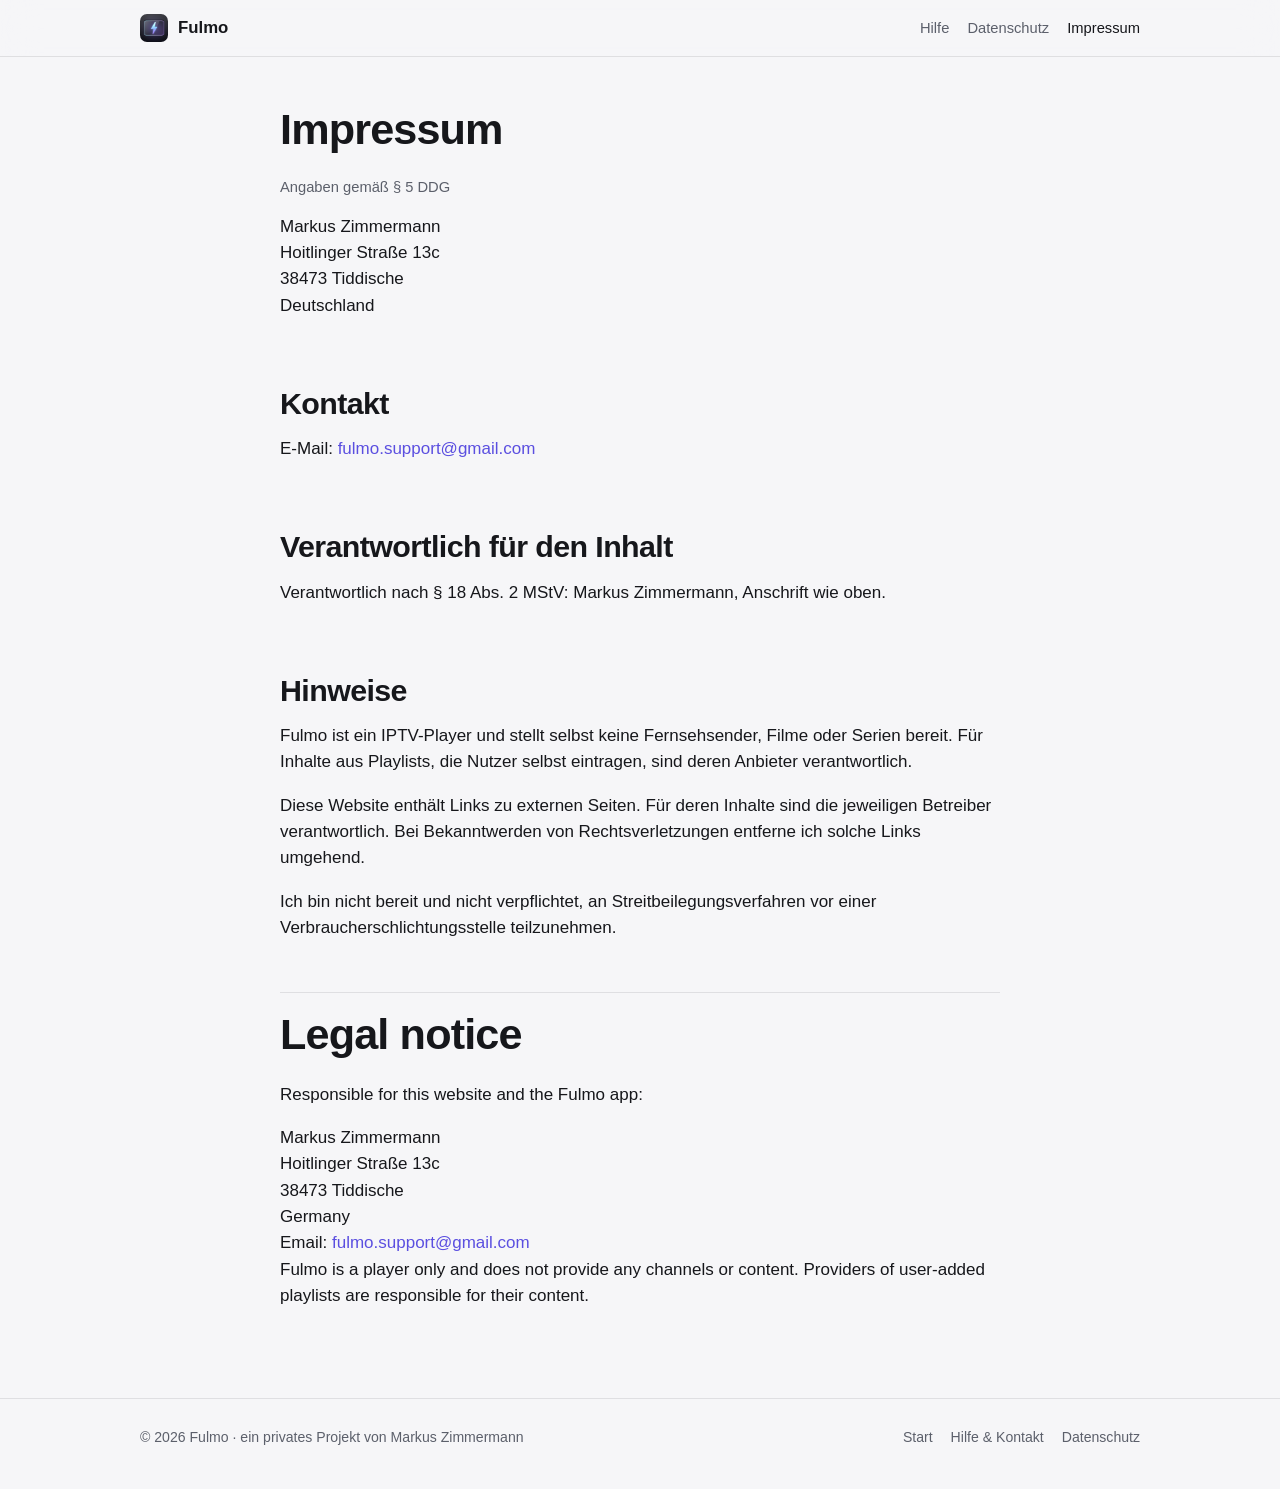
<file: impressum.html>
<!DOCTYPE html>
<html lang="de">
<head>
  <meta charset="utf-8">
  <meta name="viewport" content="width=device-width, initial-scale=1">
  <title>Impressum – Fulmo</title>
  <meta name="description" content="Impressum und Kontakt für die App Fulmo. Legal notice.">
  <meta name="color-scheme" content="light dark">
  <link rel="icon" href="icon.png">
  <link rel="apple-touch-icon" href="icon.png">
  <link rel="stylesheet" href="style.css">
</head>
<body>
  <!--
    Hinweis: Solange Fulmo nur eine private, kostenlose Beta ist, ist ein Impressum
    streng genommen evtl. nicht nötig. Spätestens mit dem Start im App Store
    (mit Käufen in der App) ist es Pflicht – deshalb gleich vollständig ausfüllen.
    Platzhalter in eckigen Klammern ersetzen. Eine ladungsfähige Anschrift ist nötig
    (kein Postfach).
  -->
  <header class="site-header">
    <div class="wrap">
      <a class="brand" href="./"><img src="icon.png" alt="">Fulmo</a>
      <nav class="nav" aria-label="Hauptmenü">
        <a href="support.html">Hilfe</a>
        <a href="datenschutz.html">Datenschutz</a>
        <a class="hide-small" href="impressum.html" aria-current="page">Impressum</a>
      </nav>
    </div>
  </header>

  <main class="page">
    <div class="wrap narrow">
      <section id="de" lang="de">
        <h1>Impressum</h1>
        <p class="meta">Angaben gemäß § 5 DDG</p>

        <address>
          Markus Zimmermann<br>
          Hoitlinger Straße 13c<br>
          38473 Tiddische<br>
          Deutschland
        </address>

        <h2>Kontakt</h2>
        <p>E-Mail: <a href="mailto:fulmo.support@gmail.com">fulmo.support@gmail.com</a></p>

        <h2>Verantwortlich für den Inhalt</h2>
        <p>Verantwortlich nach § 18 Abs. 2 MStV: Markus Zimmermann, Anschrift wie oben.</p>

        <h2>Hinweise</h2>
        <p>Fulmo ist ein IPTV-Player und stellt selbst keine Fernsehsender, Filme oder Serien bereit. Für Inhalte aus Playlists, die Nutzer selbst eintragen, sind deren Anbieter verantwortlich.</p>
        <p>Diese Website enthält Links zu externen Seiten. Für deren Inhalte sind die jeweiligen Betreiber verantwortlich. Bei Bekanntwerden von Rechtsverletzungen entferne ich solche Links umgehend.</p>
        <p>Ich bin nicht bereit und nicht verpflichtet, an Streitbeilegungsverfahren vor einer Verbraucherschlichtungsstelle teilzunehmen.</p>
      </section>

      <section id="en" lang="en">
        <h1>Legal notice</h1>
        <p>Responsible for this website and the Fulmo app:</p>
        <address>
          Markus Zimmermann<br>
          Hoitlinger Straße 13c<br>
          38473 Tiddische<br>
          Germany<br>
          Email: <a href="mailto:fulmo.support@gmail.com">fulmo.support@gmail.com</a>
        </address>
        <p>Fulmo is a player only and does not provide any channels or content. Providers of user-added playlists are responsible for their content.</p>
      </section>
    </div>
  </main>

  <footer class="site-footer">
    <div class="wrap">
      <span>© 2026 Fulmo · ein privates Projekt von Markus Zimmermann</span>
      <nav aria-label="Rechtliches">
        <a href="./">Start</a>
        <a href="support.html">Hilfe &amp; Kontakt</a>
        <a href="datenschutz.html">Datenschutz</a>
      </nav>
    </div>
  </footer>
</body>
</html>
</file>
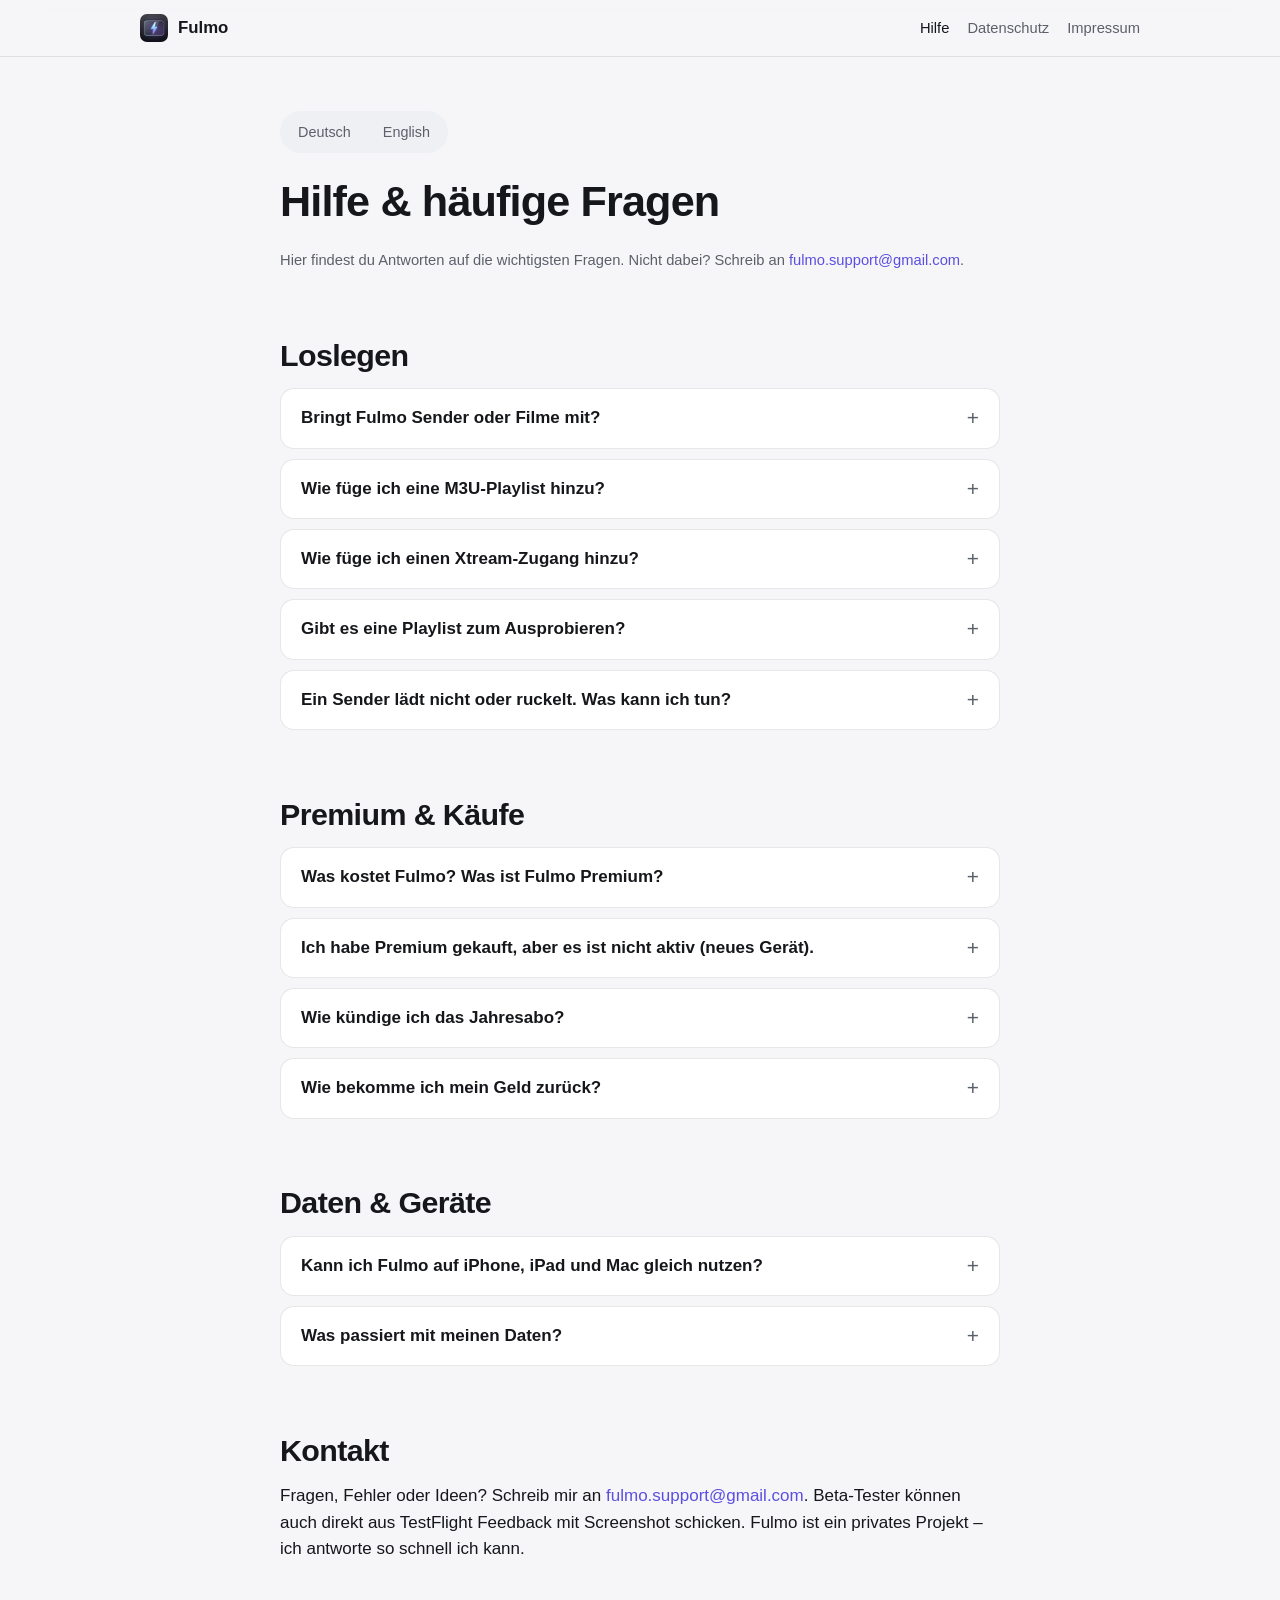
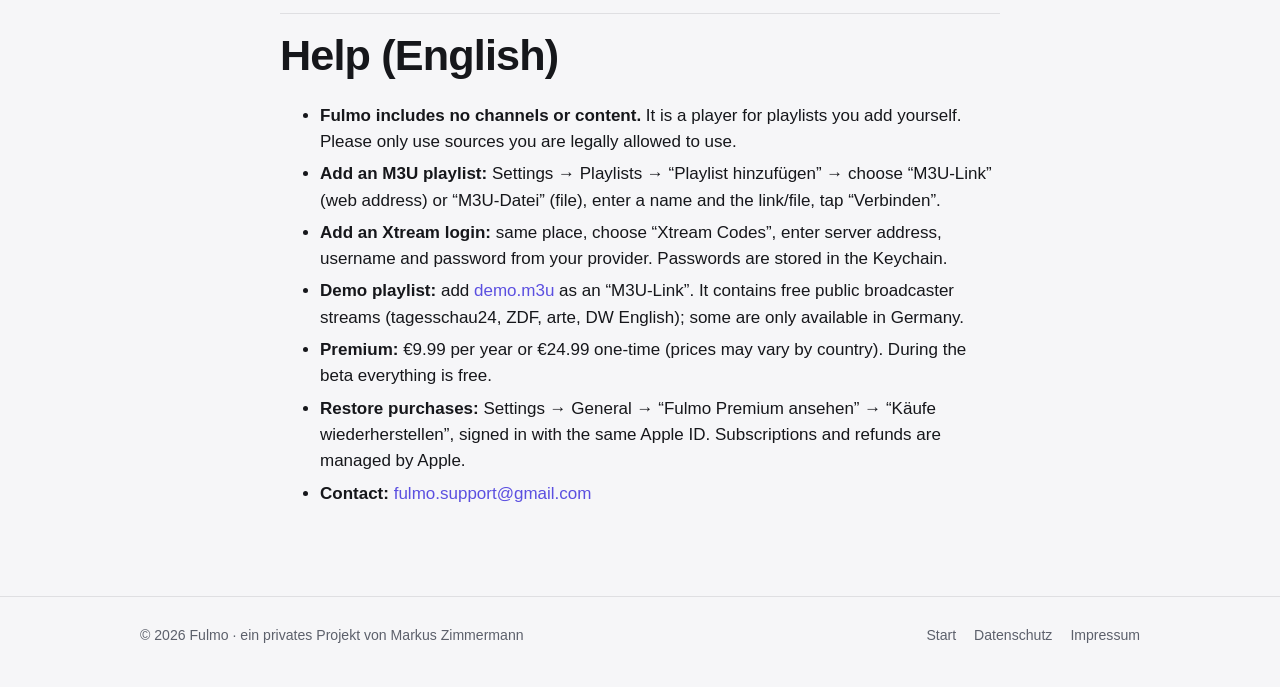
<file: support.html>
<!DOCTYPE html>
<html lang="de">
<head>
  <meta charset="utf-8">
  <meta name="viewport" content="width=device-width, initial-scale=1">
  <title>Hilfe – Fulmo</title>
  <meta name="description" content="Hilfe und häufige Fragen zu Fulmo: Playlist hinzufügen, Demo-Playlist, Premium, Käufe wiederherstellen, Kontakt.">
  <meta name="color-scheme" content="light dark">
  <link rel="icon" href="icon.png">
  <link rel="apple-touch-icon" href="icon.png">
  <link rel="stylesheet" href="style.css">
</head>
<body>
  <header class="site-header">
    <div class="wrap">
      <a class="brand" href="./"><img src="icon.png" alt="">Fulmo</a>
      <nav class="nav" aria-label="Hauptmenü">
        <a href="support.html" aria-current="page">Hilfe</a>
        <a href="datenschutz.html">Datenschutz</a>
        <a class="hide-small" href="impressum.html">Impressum</a>
      </nav>
    </div>
  </header>

  <main class="page">
    <div class="wrap narrow">
      <div class="lang-switch" role="navigation" aria-label="Sprache / Language">
        <a href="#de" hreflang="de">Deutsch</a>
        <a href="#en" hreflang="en">English</a>
      </div>

      <section id="de" lang="de">
        <h1>Hilfe &amp; häufige Fragen</h1>
        <p class="meta">Hier findest du Antworten auf die wichtigsten Fragen. Nicht dabei? Schreib an <a href="mailto:fulmo.support@gmail.com">fulmo.support@gmail.com</a>.</p>

        <h2>Loslegen</h2>

        <details id="zapp-sender">
          <summary>Bringt Fulmo Sender oder Filme mit?</summary>
          <p>Nein. Fulmo ist nur der Player – wie ein Fernseher ohne Antenne. Sender, Filme und Serien kommen ausschließlich aus Playlists, die du selbst einträgst, z. B. von deinem Kabel- oder IPTV-Anbieter. Bitte nutze nur Quellen, für die du die Rechte hast. Zum Ausprobieren gibt es die <a href="#demo">Demo-Playlist</a>.</p>
        </details>

        <details id="m3u">
          <summary>Wie füge ich eine M3U-Playlist hinzu?</summary>
          <ol>
            <li>Öffne in Fulmo die <strong>Einstellungen → Playlists</strong> und tippe auf <strong>„Playlist hinzufügen“</strong>.</li>
            <li>Wähle oben <strong>„M3U-Link“</strong>, wenn du eine Internet-Adresse hast (beginnt mit <code>http://</code> oder <code>https://</code>), oder <strong>„M3U-Datei“</strong>, wenn die Playlist als Datei auf deinem Gerät liegt.</li>
            <li>Gib einen Namen ein, füge den Link ein bzw. wähle die Datei aus.</li>
            <li>Optional: Unter „Erweitert“ eine EPG-Adresse (XMLTV) für den Programmführer. Ohne Adresse nimmt Fulmo den Programmführer, den die Playlist selbst mitbringt.</li>
            <li>Auf <strong>„Verbinden“</strong> tippen – Fulmo lädt die Senderliste und du kannst loslegen.</li>
          </ol>
        </details>

        <details id="xtream">
          <summary>Wie füge ich einen Xtream-Zugang hinzu?</summary>
          <ol>
            <li><strong>Einstellungen → Playlists → „Playlist hinzufügen“</strong>, dann oben <strong>„Xtream Codes“</strong> wählen.</li>
            <li>Server-Adresse (z. B. <code>http://anbieter.tv:8080</code>), Benutzername und Passwort eintragen – diese Angaben bekommst du von deinem Anbieter.</li>
            <li>Auf <strong>„Verbinden“</strong> tippen. Fulmo lädt Live-TV, Filme, Serien und den Programmführer.</li>
          </ol>
          <p>Dein Passwort speichert Fulmo im geschützten Schlüsselbund (Keychain) deines Geräts.</p>
        </details>

        <details id="demo">
          <summary>Gibt es eine Playlist zum Ausprobieren?</summary>
          <p>Ja: die <a href="demo.m3u">Demo-Playlist</a>. Kopiere den Link (lange tippen bzw. Rechtsklick → Link kopieren) und füge ihn in Fulmo als <strong>„M3U-Link“</strong> ein.</p>
          <p>Sie enthält frei verfügbare Livestreams öffentlich-rechtlicher Sender: <strong>tagesschau24, ZDF, arte und DW English</strong>. Diese Streams werden direkt von den Sendern bereitgestellt. Manche davon sind nur in Deutschland abrufbar, und die Sender können ihre Adressen jederzeit ändern.</p>
        </details>

        <details id="geht-nicht">
          <summary>Ein Sender lädt nicht oder ruckelt. Was kann ich tun?</summary>
          <ul>
            <li>Prüfe, ob der Sender bei deinem Anbieter überhaupt läuft – Fulmo zeigt nur, was die Quelle liefert.</li>
            <li>Unter <strong>Einstellungen → Wiedergabe</strong> kannst du den Puffer vergrößern oder den Player wechseln.</li>
            <li>Aktualisiere die Playlist (Einstellungen → Playlists → „Aktualisieren“), falls dein Anbieter Adressen geändert hat.</li>
          </ul>
        </details>

        <h2>Premium &amp; Käufe</h2>

        <details id="premium">
          <summary>Was kostet Fulmo? Was ist Fulmo Premium?</summary>
          <p>Live-TV, TV-Guide, Favoriten sowie die Film- und Serienlisten sind kostenlos. <strong>Fulmo Premium</strong> schaltet den Rest frei: beliebig viele Playlists, Multiview, Filminfos mit Trailern und Empfehlungen, mehrere Profile, die große Suche, iCloud-Abgleich und den Schlaf-Timer.</p>
          <table>
            <tr><th>Jährlich</th><td>9,99 € pro Jahr – verlängert sich automatisch, jederzeit kündbar</td></tr>
            <tr><th>Einmalig</th><td>24,99 € – einmal zahlen, für immer behalten</td></tr>
          </table>
          <p><strong>In der Beta ist alles kostenlos freigeschaltet.</strong> Die Preise können je nach Land abweichen; maßgeblich ist der Preis, den der App Store anzeigt.</p>
        </details>

        <details id="wiederherstellen">
          <summary>Ich habe Premium gekauft, aber es ist nicht aktiv (neues Gerät).</summary>
          <p>Öffne <strong>Einstellungen → Allgemein → „Fulmo Premium ansehen“</strong> und tippe unten auf <strong>„Käufe wiederherstellen“</strong>. Wichtig: Du musst mit derselben Apple-ID angemeldet sein, mit der du gekauft hast.</p>
        </details>

        <details id="kuendigen">
          <summary>Wie kündige ich das Jahresabo?</summary>
          <p>Abos verwaltet Apple. Auf dem iPhone/iPad: <strong>Einstellungen → [dein Name] → Abonnements</strong>. Auf dem Mac: App Store → dein Profil → Accounteinstellungen → Abonnements. Kündige mindestens 24 Stunden vor Ablauf, sonst verlängert sich das Abo um ein Jahr.</p>
        </details>

        <details id="erstattung">
          <summary>Wie bekomme ich mein Geld zurück?</summary>
          <p>Erstattungen laufen über Apple, nicht über mich. Du kannst sie unter <a href="https://reportaproblem.apple.com" rel="noopener">reportaproblem.apple.com</a> anfragen.</p>
        </details>

        <h2>Daten &amp; Geräte</h2>

        <details id="icloud">
          <summary>Kann ich Fulmo auf iPhone, iPad und Mac gleich nutzen?</summary>
          <p>Ja, mit dem iCloud-Abgleich (Einstellungen → Allgemein → „Mit iCloud abgleichen“). Dann sind Playlists, Profile, Favoriten und „Weiterschauen“ überall gleich. Passwörter laufen über deinen iCloud-Schlüsselbund.</p>
        </details>

        <details id="daten">
          <summary>Was passiert mit meinen Daten?</summary>
          <p>Sie bleiben auf deinem Gerät (bzw. in deiner eigenen iCloud). Fulmo hat kein Konto, kein Tracking und keine Werbung. Details in der <a href="datenschutz.html">Datenschutzerklärung</a>.</p>
        </details>

        <h2 id="kontakt">Kontakt</h2>
        <p>Fragen, Fehler oder Ideen? Schreib mir an <a href="mailto:fulmo.support@gmail.com">fulmo.support@gmail.com</a>. Beta-Tester können auch direkt aus TestFlight Feedback mit Screenshot schicken. Fulmo ist ein privates Projekt – ich antworte so schnell ich kann.</p>
      </section>

      <section id="en" lang="en">
        <h1>Help (English)</h1>
        <ul>
          <li><strong>Fulmo includes no channels or content.</strong> It is a player for playlists you add yourself. Please only use sources you are legally allowed to use.</li>
          <li><strong>Add an M3U playlist:</strong> Settings → Playlists → “Playlist hinzufügen” → choose “M3U-Link” (web address) or “M3U-Datei” (file), enter a name and the link/file, tap “Verbinden”.</li>
          <li><strong>Add an Xtream login:</strong> same place, choose “Xtream Codes”, enter server address, username and password from your provider. Passwords are stored in the Keychain.</li>
          <li><strong>Demo playlist:</strong> add <a href="demo.m3u">demo.m3u</a> as an “M3U-Link”. It contains free public broadcaster streams (tagesschau24, ZDF, arte, DW English); some are only available in Germany.</li>
          <li><strong>Premium:</strong> €9.99 per year or €24.99 one-time (prices may vary by country). During the beta everything is free.</li>
          <li><strong>Restore purchases:</strong> Settings → General → “Fulmo Premium ansehen” → “Käufe wiederherstellen”, signed in with the same Apple ID. Subscriptions and refunds are managed by Apple.</li>
          <li><strong>Contact:</strong> <a href="mailto:fulmo.support@gmail.com">fulmo.support@gmail.com</a></li>
        </ul>
      </section>
    </div>
  </main>

  <footer class="site-footer">
    <div class="wrap">
      <span>© 2026 Fulmo · ein privates Projekt von Markus Zimmermann</span>
      <nav aria-label="Rechtliches">
        <a href="./">Start</a>
        <a href="datenschutz.html">Datenschutz</a>
        <a href="impressum.html">Impressum</a>
      </nav>
    </div>
  </footer>
</body>
</html>
</file>
<file: style.css>
/* Fulmo – gemeinsames Stylesheet. Lädt nichts von Dritten (keine Webfonts, keine CDNs). */

:root {
  --bg: #f6f6f8;
  --surface: #ffffff;
  --surface-2: #eef0f4;
  --text: #16171b;
  --muted: #5c606b;
  --line: rgba(20, 22, 30, 0.10);
  --accent: #5b4fe0;
  --accent-2: #0fa3c4;
  --accent-text: #ffffff;
  --glow: rgba(91, 79, 224, 0.18);
  --radius: 18px;
  --maxw: 1040px;
  color-scheme: light dark;
}

@media (prefers-color-scheme: dark) {
  :root {
    --bg: #0c0d10;
    --surface: #16181d;
    --surface-2: #1e2128;
    --text: #f2f3f6;
    --muted: #a0a5b1;
    --line: rgba(255, 255, 255, 0.09);
    --accent: #9a8cff;
    --accent-2: #5ad8f0;
    --accent-text: #0c0d10;
    --glow: rgba(120, 110, 255, 0.28);
  }
}

* { box-sizing: border-box; }

html { -webkit-text-size-adjust: 100%; scroll-behavior: smooth; }

body {
  margin: 0;
  background: var(--bg);
  color: var(--text);
  font: 17px/1.55 -apple-system, BlinkMacSystemFont, "SF Pro Text", "Segoe UI", Roboto, "Helvetica Neue", Arial, sans-serif;
  -webkit-font-smoothing: antialiased;
}

a { color: var(--accent); text-decoration: none; }
a:hover { text-decoration: underline; text-underline-offset: 3px; }

h1, h2, h3 {
  font-family: -apple-system, BlinkMacSystemFont, "SF Pro Display", "Segoe UI", Roboto, "Helvetica Neue", Arial, sans-serif;
  letter-spacing: -0.02em;
  line-height: 1.15;
  margin: 0 0 0.5em;
}
h1 { font-size: clamp(2.1rem, 5.5vw, 3.6rem); font-weight: 700; }
h2 { font-size: clamp(1.4rem, 3vw, 1.9rem); font-weight: 650; margin-top: 2.2em; }
h3 { font-size: 1.12rem; font-weight: 600; margin-top: 1.6em; }
p, ul, ol { margin: 0 0 1em; }
li { margin-bottom: 0.35em; }
code { font: 0.92em ui-monospace, "SF Mono", Menlo, Consolas, monospace; background: var(--surface-2); padding: 0.1em 0.35em; border-radius: 6px; }

.wrap { max-width: var(--maxw); margin: 0 auto; padding: 0 20px; }
.narrow { max-width: 760px; }

/* Kopfzeile */
.site-header {
  position: sticky; top: 0; z-index: 10;
  background: color-mix(in srgb, var(--bg) 82%, transparent);
  -webkit-backdrop-filter: saturate(180%) blur(18px);
  backdrop-filter: saturate(180%) blur(18px);
  border-bottom: 1px solid var(--line);
}
.site-header .wrap { display: flex; align-items: center; justify-content: space-between; gap: 16px; height: 56px; }
.brand { display: flex; align-items: center; gap: 10px; color: var(--text); font-weight: 650; font-size: 1.05rem; }
.brand:hover { text-decoration: none; }
.brand img { width: 28px; height: 28px; border-radius: 7px; }
.nav { display: flex; gap: 18px; font-size: 0.92rem; }
.nav a { color: var(--muted); }
.nav a:hover, .nav a[aria-current="page"] { color: var(--text); text-decoration: none; }

/* Start: großer Kopfbereich */
.hero { position: relative; padding: 88px 0 64px; text-align: center; overflow: hidden; }
.hero::before {
  content: ""; position: absolute; inset: -40% -10% auto; height: 520px; z-index: -1;
  background: radial-gradient(closest-side, var(--glow), transparent 70%);
}
.hero-icon { width: 112px; height: 112px; border-radius: 26px; box-shadow: 0 18px 50px var(--glow), 0 2px 6px rgba(0,0,0,.18); }
.hero h1 { margin-top: 28px; }
.gradient-text {
  background: linear-gradient(100deg, var(--accent-2), var(--accent));
  -webkit-background-clip: text; background-clip: text; color: transparent;
}
.lead { font-size: clamp(1.08rem, 2.2vw, 1.3rem); color: var(--muted); max-width: 640px; margin: 0 auto 1.8em; }
.platforms { font-size: 0.9rem; color: var(--muted); letter-spacing: 0.04em; text-transform: uppercase; margin-bottom: 1.4em; }

.actions { display: flex; flex-wrap: wrap; gap: 12px; justify-content: center; }
.btn {
  display: inline-flex; align-items: center; gap: 8px;
  padding: 13px 24px; border-radius: 999px; font-weight: 600; font-size: 1rem;
  border: 1px solid transparent; transition: transform .15s ease, opacity .15s ease;
}
.btn:hover { text-decoration: none; transform: translateY(-1px); }
.btn-primary { background: linear-gradient(100deg, var(--accent-2), var(--accent)); color: #fff; box-shadow: 0 8px 24px var(--glow); }
.btn-secondary { background: var(--surface); color: var(--text); border-color: var(--line); }
.note { font-size: 0.86rem; color: var(--muted); margin-top: 14px; }

/* Funktionen */
.features { display: grid; grid-template-columns: repeat(auto-fit, minmax(280px, 1fr)); gap: 16px; margin: 8px 0 40px; }
.card {
  background: var(--surface); border: 1px solid var(--line); border-radius: var(--radius);
  padding: 22px 22px 18px;
}
.card h3 { margin: 10px 0 6px; }
.card p { color: var(--muted); font-size: 0.96rem; margin: 0; }
.card .sym {
  width: 36px; height: 36px; border-radius: 10px; display: grid; place-items: center;
  background: linear-gradient(135deg, var(--accent-2), var(--accent)); color: #fff;
}
.card .sym svg { width: 20px; height: 20px; }

.callout {
  background: var(--surface); border: 1px solid var(--line); border-left: 4px solid var(--accent);
  border-radius: 14px; padding: 18px 22px; margin: 1.4em 0;
}
.callout p:last-child { margin-bottom: 0; }

.section-title { text-align: center; margin-top: 1.6em; }

/* Textseiten */
.page { padding: 48px 0 72px; }
.page h1 { font-size: clamp(1.9rem, 4.5vw, 2.7rem); }
.meta { color: var(--muted); font-size: 0.92rem; }
.lang-switch { display: inline-flex; gap: 4px; padding: 4px; background: var(--surface-2); border-radius: 999px; margin: 6px 0 24px; }
.lang-switch a { padding: 6px 14px; border-radius: 999px; color: var(--muted); font-size: 0.9rem; font-weight: 500; }
.lang-switch a:hover { color: var(--text); text-decoration: none; background: var(--surface); }
.toc { background: var(--surface); border: 1px solid var(--line); border-radius: 14px; padding: 16px 22px; margin: 0 0 1.5em; }
.toc ol { margin: 0; padding-left: 1.2em; columns: 2 260px; }
.toc li { font-size: 0.95rem; }
.page section + section { border-top: 1px solid var(--line); margin-top: 3em; padding-top: 1em; }
.placeholder { background: color-mix(in srgb, #ffcc00 30%, transparent); border-radius: 4px; padding: 0 3px; }
address { font-style: normal; }
table { border-collapse: collapse; width: 100%; margin: 0 0 1em; font-size: 0.95rem; }
th, td { text-align: left; padding: 8px 10px; border-bottom: 1px solid var(--line); vertical-align: top; }

/* FAQ */
details {
  background: var(--surface); border: 1px solid var(--line); border-radius: 14px;
  padding: 0 20px; margin-bottom: 10px;
}
summary { cursor: pointer; padding: 16px 0; font-weight: 600; list-style: none; position: relative; padding-right: 28px; }
summary::-webkit-details-marker { display: none; }
summary::after { content: "+"; position: absolute; right: 0; top: 13px; font-size: 1.3rem; color: var(--muted); font-weight: 400; }
details[open] summary::after { content: "–"; }
details > :not(summary) { color: var(--text); }
details > *:last-child { padding-bottom: 6px; }

/* Fußzeile */
.site-footer { border-top: 1px solid var(--line); padding: 28px 0 40px; color: var(--muted); font-size: 0.88rem; }
.site-footer .wrap { display: flex; flex-wrap: wrap; gap: 12px 24px; justify-content: space-between; }
.site-footer nav { display: flex; flex-wrap: wrap; gap: 18px; }
.site-footer a { color: var(--muted); }

@media (max-width: 560px) {
  body { font-size: 16px; }
  .nav { gap: 12px; font-size: 0.85rem; }
  .nav .hide-small { display: none; }
  .hero { padding: 56px 0 44px; }
  .hero-icon { width: 92px; height: 92px; border-radius: 22px; }
}

@media (prefers-reduced-motion: reduce) {
  html { scroll-behavior: auto; }
  .btn { transition: none; }
}
</file>
